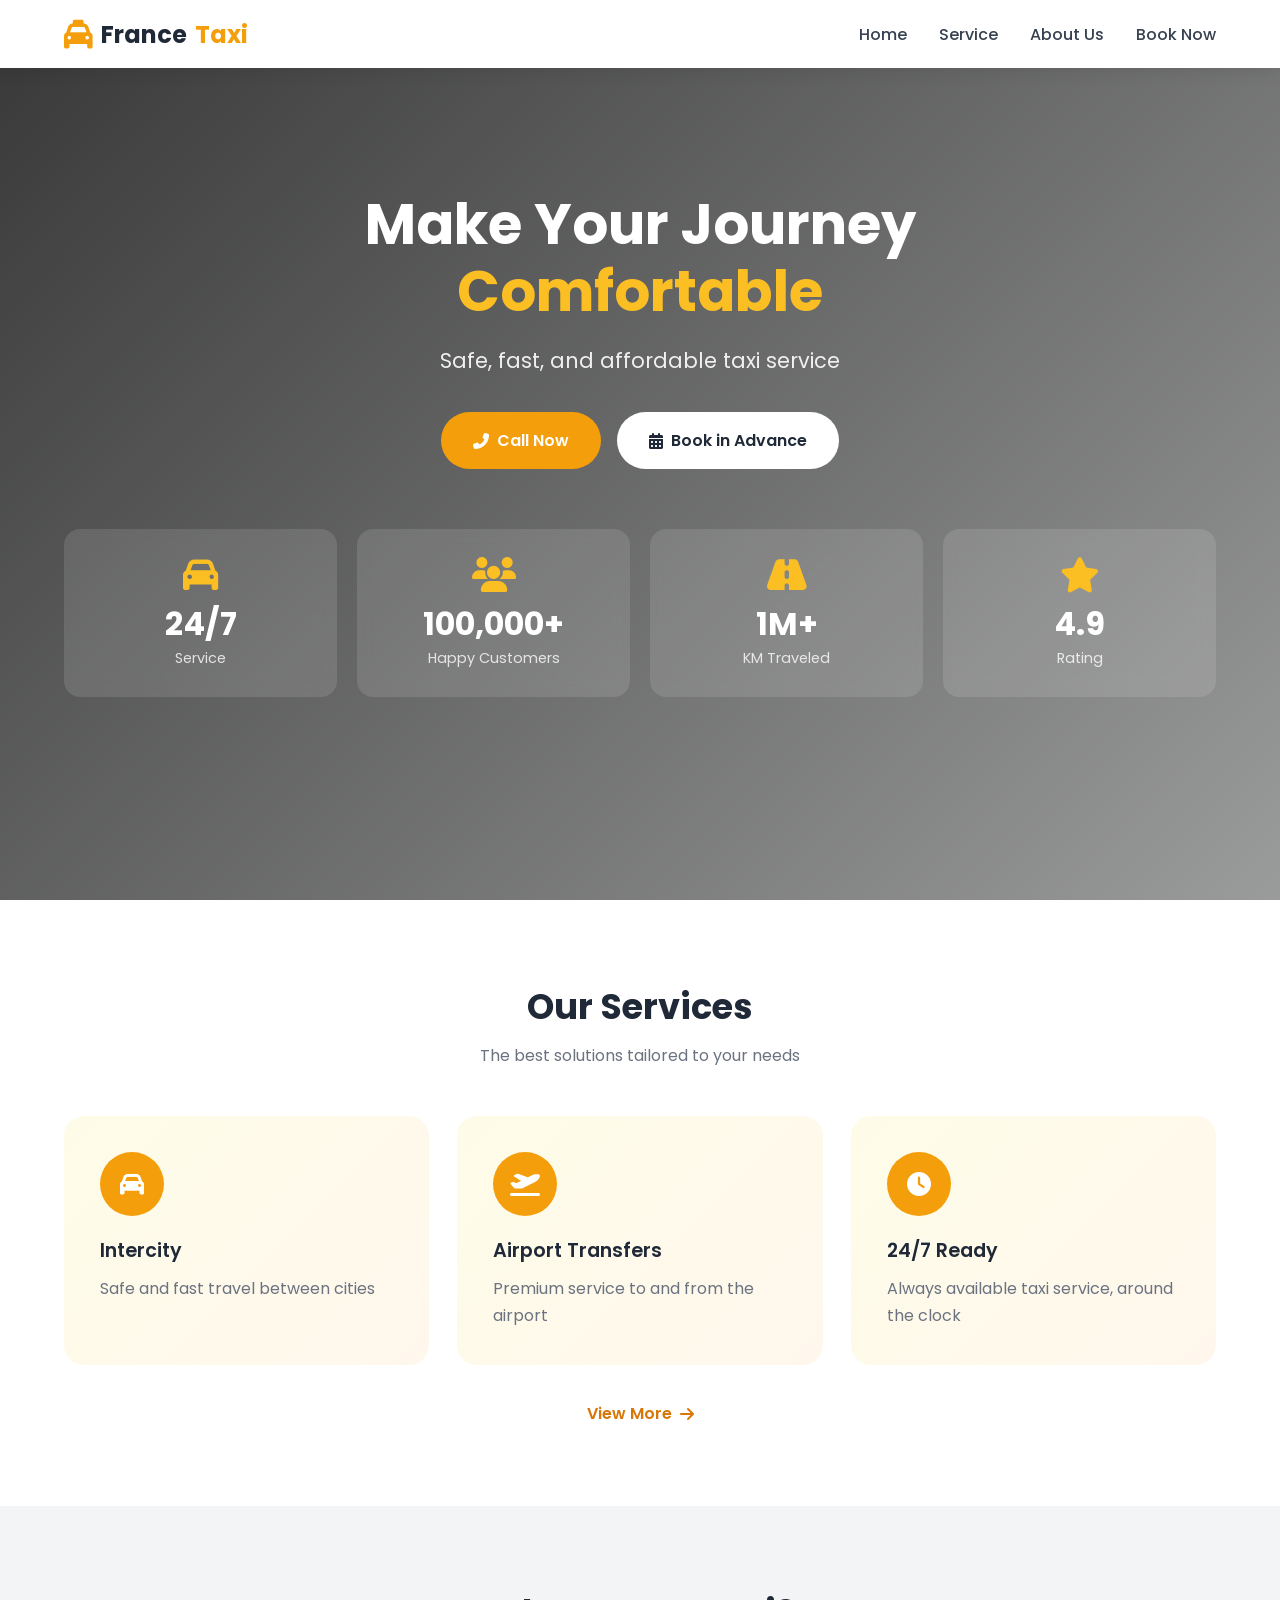
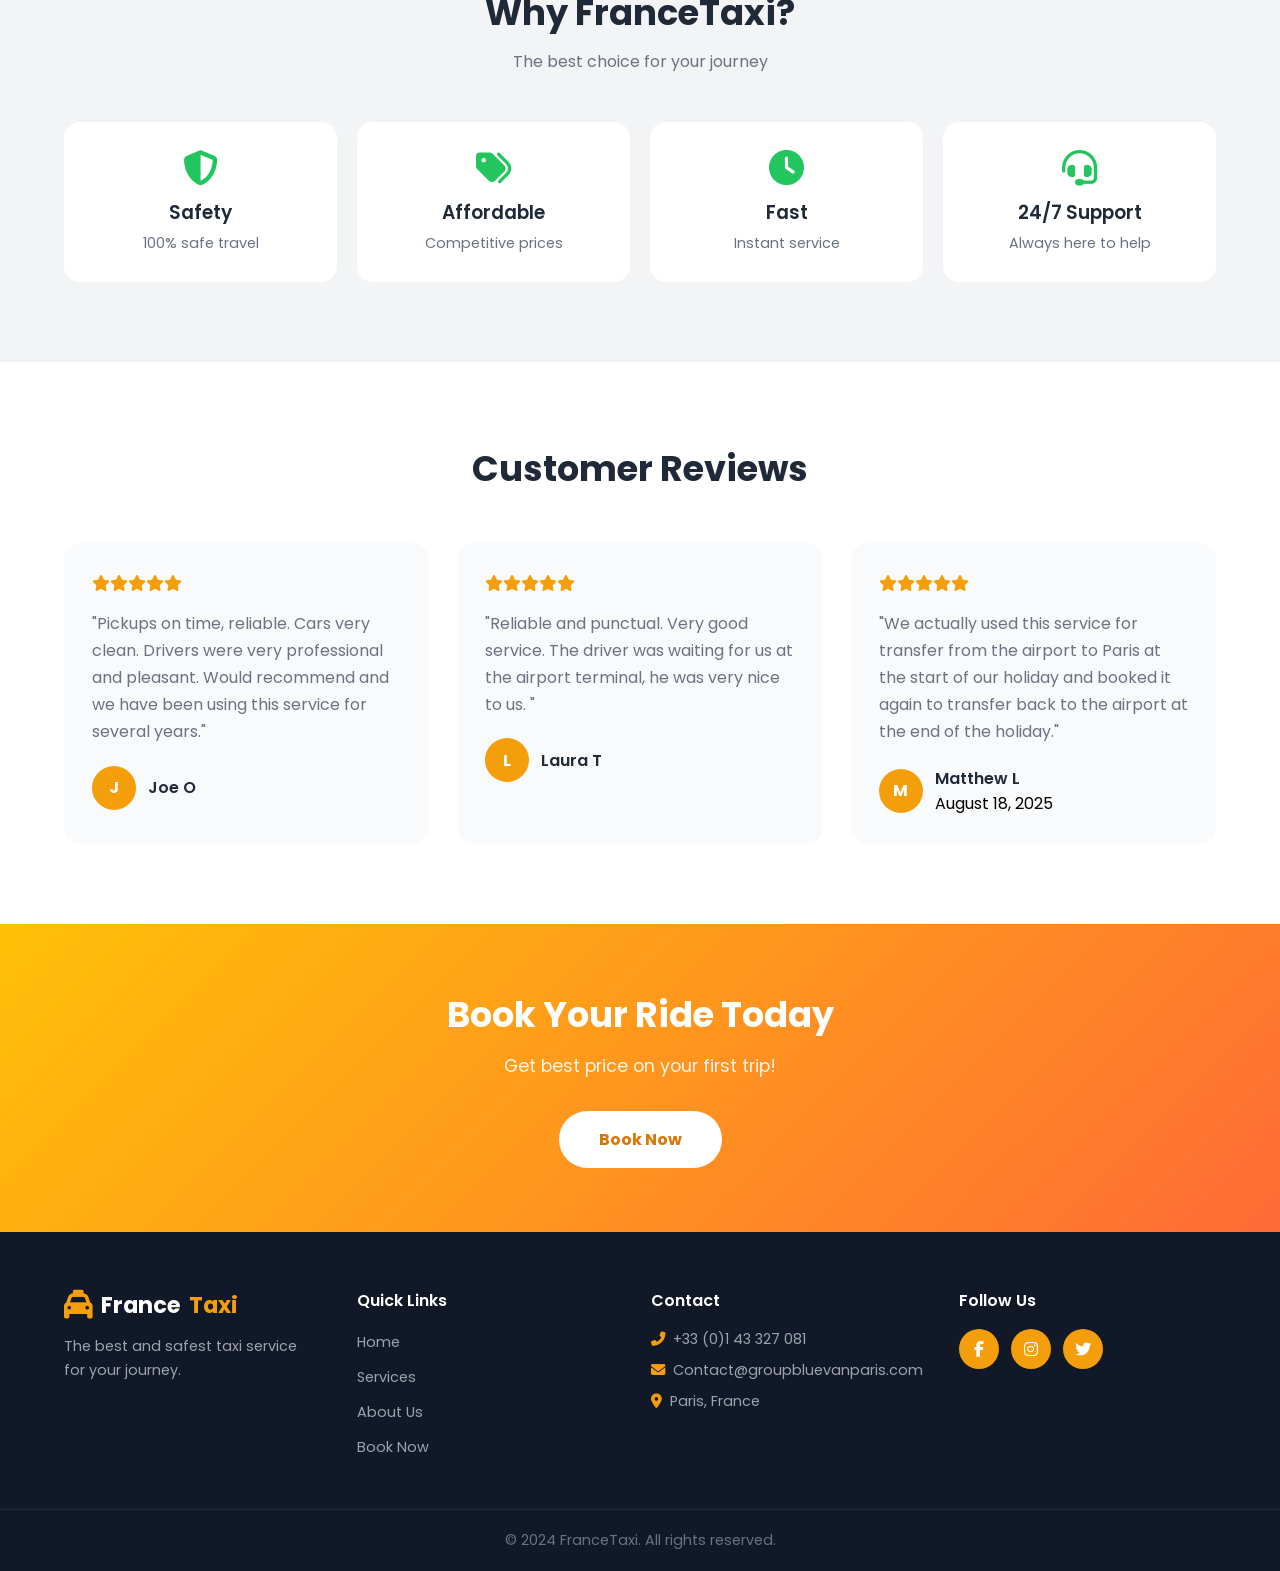
<file: index.html>
<!DOCTYPE html>
<html lang="en">
<head>
  <meta charset="UTF-8">
  <meta name="viewport" content="width=device-width, initial-scale=1.0">
  <title>FranceTaxi - Home</title>
  <link href="https://fonts.googleapis.com/css2?family=Poppins:wght@300;400;500;600;700&display=swap" rel="stylesheet">
  <link rel="stylesheet" href="https://cdnjs.cloudflare.com/ajax/libs/font-awesome/6.4.0/css/all.min.css">
  <link rel="stylesheet" href="style.css">
  <link rel="icon" type="image/png" href="favicon3.png">
  <meta name="google-site-verification" content="YizgQzCDK3tbOKdw3raI_71JNnTyuBD7kHu7_NS_sqY" />
  

<!-- Primary Meta -->
 
<meta name="description" content="Book group VTC transfer Paris, executive airport VTC, luxury airport VTC France, VTC for tourists Paris and instant VTC booking. City to City transfers: Paris to Lyon, Marseille, Nice, Lille, Strasbourg & Bordeaux.">

<meta name="keywords" content="group VTC transfer Paris, VTC for tourists Paris, executive airport VTC Paris, luxury airport VTC France, instant VTC booking Paris, VTC Paris to Lyon, VTC Paris to Marseille, VTC Paris to Nice, VTC Paris to Lille, VTC Paris to Strasbourg, VTC Paris to Bordeaux">

<meta name="robots" content="index, follow">

<!-- Open Graph -->
<meta property="og:title" content="Group & Luxury Airport VTC Paris | Instant City to City Transfers">
<meta property="og:description" content="Executive airport VTC Paris, luxury airport VTC France and instant VTC booking. City to City transfers from Paris to Lyon, Marseille, Nice, Lille, Strasbourg and Bordeaux.">
<meta property="og:type" content="website">
<meta property="og:url" content="https://sageekathavathurai-crypto.github.io/VTC-France-taxi/">
<meta property="og:image" content="https://sageekathavathurai-crypto.github.io/VTC-France-taxi//images/vtc-paris.jpg">

<!-- Twitter Card -->
<meta name="twitter:card" content="summary_large_image">
<meta name="twitter:title" content="Luxury & Group VTC Paris – Instant Booking Available">
<meta name="twitter:description" content="Premium airport VTC Paris and France. Group transfers and city to city rides with instant booking.">
<meta name="twitter:image" content="https://sageekathavathurai-crypto.github.io/VTC-France-taxi//images/vtc-paris.jpg">

</head>
<body>

  <nav class="navbar">
    <div class="container">
      <div class="navbar-brand"><i class="fas fa-taxi"></i>France<span>Taxi</span></div>
      <ul class="nav-links">
        <li><a href="index.html">Home</a></li>
        <li><a href="service.html">Service</a></li>
        <li><a href="about.html">About Us</a></li>
        <li><a href="booking.html">Book Now</a></li>
      </ul>
      <button class="mobile-btn" id="mobileBtn"><i class="fas fa-bars"></i></button>
    </div>
    <div class="mobile-menu" id="mobileMenu">
      <a href="index.html">Home</a>
      <a href="service.html">Service</a>
      <a href="about.html">About Us</a>
      <a href="booking.html">Book Now</a>
    </div>
  </nav>

  <section class="hero">
    <div class="container">
      <div class="hero-content">
        <h1>Make Your Journey<br><span>Comfortable</span></h1>
        <p>Safe, fast, and affordable taxi service</p>
        <div class="hero-buttons">
          <a href="booking.html" class="btn-primary"><i class="fas fa-phone-alt"></i>Call Now</a>
          <a href="https://franceairporttaxi.com/index.html" class="btn-secondary"><i class="fas fa-calendar-alt"></i>Book in Advance</a>
        </div>
        <div class="stats-grid">
          <div class="stat-card"><i class="fas fa-car"></i><div class="num">24/7</div><div class="lbl">Service</div></div>
          <div class="stat-card"><i class="fas fa-users"></i><div class="num">100,000+</div><div class="lbl">Happy Customers</div></div>
          <div class="stat-card"><i class="fas fa-road"></i><div class="num">1M+</div><div class="lbl">KM Traveled</div></div>
          <div class="stat-card"><i class="fas fa-star"></i><div class="num">4.9</div><div class="lbl">Rating</div></div>
        </div>
      </div>
    </div>
  </section>

  <section class="bg-white">
    <div class="container">
      <div class="section-header">
        <h2 class="section-title">Our Services</h2>
        <p class="section-sub">The best solutions tailored to your needs</p>
      </div>
      <div class="cards-grid">
        <div class="service-card"><div class="icon-circle"><i class="fas fa-car"></i></div><h3>Intercity</h3><p>Safe and fast travel between cities</p></div>
        <div class="service-card"><div class="icon-circle"><i class="fas fa-plane-departure"></i></div><h3>Airport Transfers</h3><p>Premium service to and from the airport</p></div>
        <div class="service-card"><div class="icon-circle"><i class="fas fa-clock"></i></div><h3>24/7 Ready</h3><p>Always available taxi service, around the clock</p></div>
      </div>
      <div class="text-center"><a href="service.html" class="link-more">View More <i class="fas fa-arrow-right"></i></a></div>
    </div>
  </section>

  <section class="bg-light">
    <div class="container">
      <div class="section-header">
        <h2 class="section-title">Why FranceTaxi?</h2>
        <p class="section-sub">The best choice for your journey</p>
      </div>
      <div class="why-grid">
        <div class="why-card"><i class="fas fa-shield-alt"></i><h3>Safety</h3><p>100% safe travel</p></div>
        <div class="why-card"><i class="fas fa-tags"></i><h3>Affordable</h3><p>Competitive prices</p></div>
        <div class="why-card"><i class="fas fa-clock"></i><h3>Fast</h3><p>Instant service</p></div>
        <div class="why-card"><i class="fas fa-headset"></i><h3>24/7 Support</h3><p>Always here to help</p></div>
      </div>
    </div>
  </section>

  <section class="bg-white">
    <div class="container">
      <div class="section-header"><h2 class="section-title">Customer Reviews</h2></div>
      <div class="testi-grid">
        <div class="testi-card">
          <div class="stars"><i class="fas fa-star"></i><i class="fas fa-star"></i><i class="fas fa-star"></i><i class="fas fa-star"></i><i class="fas fa-star"></i></div>
          <p>"Pickups on time, reliable. Cars very clean. Drivers were very professional and pleasant. Would recommend and we have been using this service for several years."</p>
          <div class="testi-author"><div class="avatar">J</div><div><div class="author-name">Joe O</div></div></div>
        </div>
        <div class="testi-card">
          <div class="stars"><i class="fas fa-star"></i><i class="fas fa-star"></i><i class="fas fa-star"></i><i class="fas fa-star"></i><i class="fas fa-star"></i></div>
          <p>"Reliable and punctual. Very good service. The driver was waiting for us at the airport terminal, he was very nice to us. "</p>
          <div class="testi-author"><div class="avatar">L</div><div><div class="author-name">Laura T</div></div></div>
        </div>
        <div class="testi-card">
          <div class="stars"><i class="fas fa-star"></i><i class="fas fa-star"></i><i class="fas fa-star"></i><i class="fas fa-star"></i><i class="fas fa-star"></i></div>
          <p>"We actually used this service for transfer from the airport to Paris at the start of our holiday and booked it again to transfer back to the airport at the end of the holiday."</p>
          <div class="testi-author"><div class="avatar">M</div><div><div class="author-name">Matthew L</div><div class="author-date">August 18, 2025</div></div></div>
        </div>
      </div>
    </div>
  </section>

  <div class="cta-section">
    <h2>Book Your Ride Today</h2>
    <p>Get best price on your first trip!</p>
    <a href="https://franceairporttaxi.com/index.html" class="btn-cta">Book Now</a>
  </div>

  <footer>
    <div class="container">
      <div class="footer-grid">
        <div><div class="footer-brand"><i class="fas fa-taxi"></i>France<span>Taxi</span></div><p class="footer-desc">The best and safest taxi service for your journey.</p></div>
        <div class="footer-col"><h4>Quick Links</h4><ul><li><a href="index.html">Home</a></li><li><a href="service.html">Services</a></li><li><a href="about.html">About Us</a></li><li><a href="booking.html">Book Now</a></li></ul></div>
        <div class="footer-col"><h4>Contact</h4><ul class="footer-contact"><li><i class="fas fa-phone-alt"></i>+33 (0)1 43 327 081</li><li><i class="fas fa-envelope"></i>Contact@groupbluevanparis.com</li><li><i class="fas fa-map-marker-alt"></i>Paris, France</li></ul></div>
        <div class="footer-col"><h4>Follow Us</h4><div class="social-links"><a href="#" class="social-link"><i class="fab fa-facebook-f"></i></a><a href="#" class="social-link"><i class="fab fa-instagram"></i></a><a href="#" class="social-link"><i class="fab fa-twitter"></i></a></div></div>
      </div>
    </div>
    <div class="footer-bottom"><p>&copy; 2024 FranceTaxi. All rights reserved.</p></div>
  </footer>

  <script>
    document.getElementById('mobileBtn').addEventListener('click', () => {
      document.getElementById('mobileMenu').classList.toggle('open');
    });
    const obs = new IntersectionObserver(entries => {
      entries.forEach(e => { if(e.isIntersecting) e.target.classList.add('visible'); });
    }, { threshold: 0.1 });
    document.querySelectorAll('.service-card, .why-card').forEach(el => obs.observe(el));
  </script>
</body>
</html>
</file>
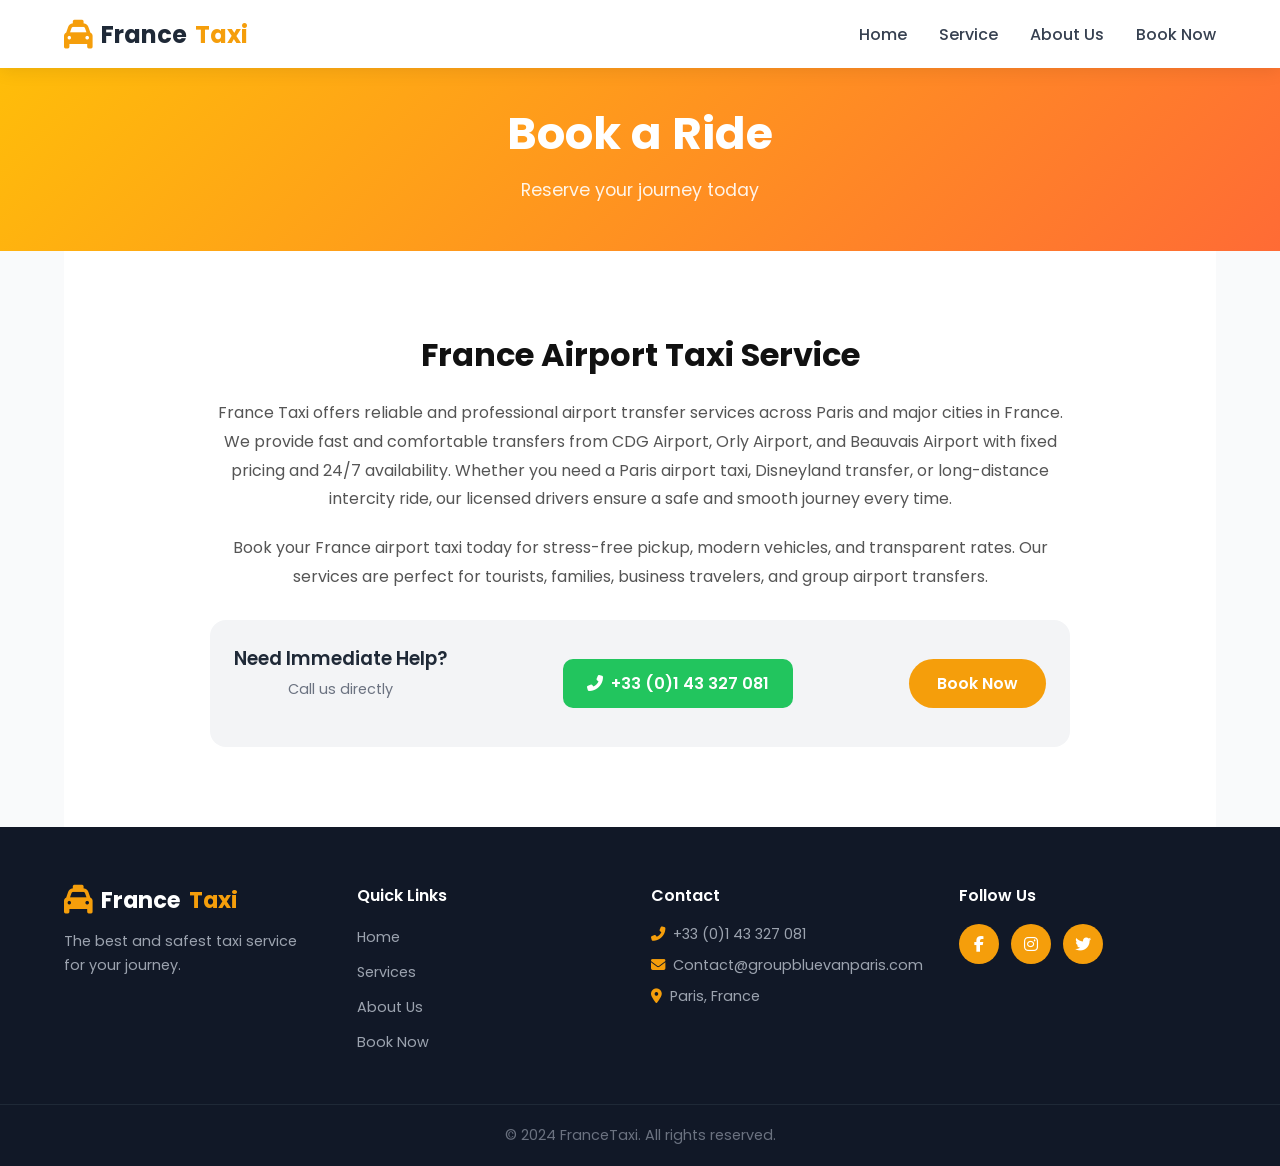
<file: booking.html>
<!DOCTYPE html>
<html lang="en">
<head>
  <meta charset="UTF-8">
  <meta name="viewport" content="width=device-width, initial-scale=1.0">
  <title>FranceTaxi - Services</title>
  <link href="https://fonts.googleapis.com/css2?family=Poppins:wght@300;400;500;600;700&display=swap" rel="stylesheet">
  <link rel="stylesheet" href="https://cdnjs.cloudflare.com/ajax/libs/font-awesome/6.4.0/css/all.min.css">
  <link rel="stylesheet" href="style.css">
  <link rel="icon" type="image/png" href="favicon2.png">

<!-- Primary Meta -->
<meta name="description" content="Book group VTC transfer Paris, executive airport VTC, luxury airport VTC France, VTC for tourists Paris and instant VTC booking. City to City transfers: Paris to Lyon, Marseille, Nice, Lille, Strasbourg & Bordeaux.">

<meta name="keywords" content="group VTC transfer Paris, VTC for tourists Paris, executive airport VTC Paris, luxury airport VTC France, instant VTC booking Paris, VTC Paris to Lyon, VTC Paris to Marseille, VTC Paris to Nice, VTC Paris to Lille, VTC Paris to Strasbourg, VTC Paris to Bordeaux">

<meta name="robots" content="index, follow">

<!-- Open Graph -->
<meta property="og:title" content="Group & Luxury Airport VTC Paris | Instant City to City Transfers">
<meta property="og:description" content="Executive airport VTC Paris, luxury airport VTC France and instant VTC booking. City to City transfers from Paris to Lyon, Marseille, Nice, Lille, Strasbourg and Bordeaux.">
<meta property="og:type" content="website">
<meta property="og:url" content="https://sageekathavathurai-crypto.github.io/VTC-France-taxi/">
<meta property="og:image" content="https://sageekathavathurai-crypto.github.io/VTC-France-taxi//images/vtc-paris.jpg">

<!-- Twitter Card -->
<meta name="twitter:card" content="summary_large_image">
<meta name="twitter:title" content="Luxury & Group VTC Paris – Instant Booking Available">
<meta name="twitter:description" content="Premium airport VTC Paris and France. Group transfers and city to city rides with instant booking.">
<meta name="twitter:image" content="https://sageekathavathurai-crypto.github.io/VTC-France-taxi//images/vtc-paris.jpg">

</head>
<body>

  <nav class="navbar">
    <div class="container">
      <div class="navbar-brand"><i class="fas fa-taxi"></i>France<span>Taxi</span></div>
      <ul class="nav-links">
        <li><a href="index.html">Home</a></li>
        <li><a href="service.html">Service</a></li>
        <li><a href="about.html">About Us</a></li>
        <li><a href="booking.html">Book Now</a></li>
      </ul>
      <button class="mobile-btn" id="mobileBtn"><i class="fas fa-bars"></i></button>
    </div>
    <div class="mobile-menu" id="mobileMenu">
      <a href="index.html">Home</a>
      <a href="service.html">Service</a>
      <a href="about.html">About Us</a>
      <a href="booking.html">Book Now</a>
    </div>
  </nav>


  <div class="page-header">
    <h1>Book a Ride</h1>
    <p>Reserve your journey today</p>
  </div>

  <div class="form-section">
    <div class="container">
      <section class="seo-content">
  <div class="container">
    <h2>France Airport Taxi Service</h2>
    <p>
      France Taxi offers reliable and professional airport transfer services across Paris and major cities in France. 
      We provide fast and comfortable transfers from CDG Airport, Orly Airport, and Beauvais Airport with fixed pricing 
      and 24/7 availability. Whether you need a Paris airport taxi, Disneyland transfer, or long-distance intercity ride, 
      our licensed drivers ensure a safe and smooth journey every time.
    </p>

    <p>
      Book your France airport taxi today for stress-free pickup, modern vehicles, and transparent rates. 
      Our services are perfect for tourists, families, business travelers, and group airport transfers.
    </p>
  </div>
      <div class="quick-contact">
        <div><h3>Need Immediate Help?</h3><p>Call us directly</p></div>
        <a href="tel:+33 (0)1 43 327 081" class="btn-call"><i class="fas fa-phone-alt"></i>+33 (0)1 43 327 081</a>
        <a href="https://franceairporttaxi.com/index.html" class="btn-service">Book Now</a>
      
      </div>
    </div>
  </div>
  </section>

  <footer>
    <div class="container">
      <div class="footer-grid">
        <div><div class="footer-brand"><i class="fas fa-taxi"></i>France<span>Taxi</span></div><p class="footer-desc">The best and safest taxi service for your journey.</p></div>
        <div class="footer-col"><h4>Quick Links</h4><ul><li><a href="index.html">Home</a></li><li><a href="service.html">Services</a></li><li><a href="about.html">About Us</a></li><li><a href="booking.html">Book Now</a></li></ul></div>
        <div class="footer-col"><h4>Contact</h4><ul class="footer-contact"><li><i class="fas fa-phone-alt"></i>+33 (0)1 43 327 081</li><li><i class="fas fa-envelope"></i>Contact@groupbluevanparis.com</li><li><i class="fas fa-map-marker-alt"></i>Paris, France</li></ul></div>
        <div class="footer-col"><h4>Follow Us</h4><div class="social-links"><a href="#" class="social-link"><i class="fab fa-facebook-f"></i></a><a href="#" class="social-link"><i class="fab fa-instagram"></i></a><a href="#" class="social-link"><i class="fab fa-twitter"></i></a></div></div>
      </div>
    </div>
    <div class="footer-bottom"><p>&copy; 2024 FranceTaxi. All rights reserved.</p></div>
  </footer>

   <script>
    document.getElementById('mobileBtn').addEventListener('click', () => {
      document.getElementById('mobileMenu').classList.toggle('open');
    });
    const obs = new IntersectionObserver(entries => {
      entries.forEach(e => { if(e.isIntersecting) e.target.classList.add('visible'); });
    }, { threshold: 0.1 });
    document.querySelectorAll('.service-card, .why-card').forEach(el => obs.observe(el));
  </script>
</body>
</html>
</file>
<file: style.css>
* { margin: 0; padding: 0; box-sizing: border-box; font-family: 'Poppins', sans-serif; }
    body { background: #f9fafb; }
    a { text-decoration: none; color: inherit; }

    /* NAVBAR */
    .navbar {
      background: #fff;
      box-shadow: 0 4px 16px rgba(0,0,0,0.08);
      position: fixed; top: 0; width: 100%; z-index: 1000;
    }
    .navbar .container {
      max-width: 1200px; margin: 0 auto; padding: 0 24px;
      display: flex; justify-content: space-between; align-items: center; height: 68px;
    }
    .navbar-brand {
      display: flex; align-items: center; gap: 8px;
      font-size: 1.5rem; font-weight: 700; color: #1f2937;
    }
    .navbar-brand i { font-size: 1.8rem; color: #F59E0B; animation: drive 2s ease-in-out infinite; }
    .navbar-brand span { color: #F59E0B; }
    .nav-links { display: flex; align-items: center; gap: 32px; list-style: none; }
    .nav-links a {
      font-weight: 500; color: #374151;
      position: relative; padding-bottom: 4px; transition: color 0.3s;
    }
    .nav-links a::after {
      content: ''; position: absolute; bottom: 0; left: 0;
      width: 0; height: 2px; background: #F59E0B; transition: width 0.3s;
    }
    .nav-links a:hover, .nav-links a.active { color: #F59E0B; }
    .nav-links a:hover::after, .nav-links a.active::after { width: 100%; }
    .btn-nav {
      background: #F59E0B; color: #fff !important;
      padding: 10px 24px; border-radius: 999px; font-weight: 600;
      animation: pulse 2s infinite; transition: background 0.3s !important;
    }
    .btn-nav:hover { background: #D97706 !important; }
    .btn-nav::after { display: none !important; }
    .mobile-btn { display: none; background: none; border: none; font-size: 1.5rem; color: #374151; cursor: pointer; }
    .mobile-menu { display: none; background: #fff; border-top: 1px solid #e5e7eb; padding: 16px 24px; }
    .mobile-menu a { display: block; padding: 10px 0; font-weight: 500; color: #374151; border-bottom: 1px solid #f3f4f6; transition: color 0.3s; }
    .mobile-menu a:hover { color: #F59E0B; }
    .mobile-menu.open { display: block; }

    /* HERO */
    .hero {
      min-height: 100vh; display: flex; align-items: center; padding-top: 68px;
      background: linear-gradient(135deg, rgba(0,0,0,0.78) 0%, rgba(0,0,0,0.38) 100%),
                  url('https://images.unsplash.com/photo-1449965408869-eaa3f722e40d?w=1920') center/cover no-repeat;
    }
    .hero .container { max-width: 1200px; margin: 0 auto; padding: 80px 24px; width: 100%; }
    .hero-content { text-align: center; color: #fff; }
    .hero-content h1 { font-size: 3.5rem; font-weight: 700; line-height: 1.2; margin-bottom: 20px; animation: fadeIn 0.6s ease; }
    .hero-content h1 span { color: #FBBF24; }
    .hero-content p { font-size: 1.3rem; opacity: 0.9; margin-bottom: 36px; }
    .hero-buttons { display: flex; gap: 16px; justify-content: center; flex-wrap: wrap; }
    .btn-primary {
      background: #F59E0B; color: #fff; padding: 16px 32px; border-radius: 999px;
      font-size: 1rem; font-weight: 600; display: inline-flex; align-items: center; gap: 8px;
      transition: background 0.3s, transform 0.2s;
    }
    .btn-primary:hover { background: #D97706; transform: scale(1.05); }
    .btn-secondary {
      background: #fff; color: #1f2937; padding: 16px 32px; border-radius: 999px;
      font-size: 1rem; font-weight: 600; display: inline-flex; align-items: center; gap: 8px;
      transition: background 0.3s, transform 0.2s;
    }
    .btn-secondary:hover { background: #f3f4f6; transform: scale(1.05); }

    /* Hero Section Responsive */
@media (max-width: 1024px) {
  .hero-content h1 {
    font-size: 2.8rem; /* smaller on tablets */
  }
  .hero-content p {
    font-size: 1.1rem;
  }
  .hero-buttons {
    gap: 12px;
  }
  .btn-primary, .btn-secondary {
    padding: 14px 28px;
    font-size: 0.95rem;
  }
  .stats-grid {
    display: grid;
    grid-template-columns: repeat(2, 1fr);
    gap: 20px;
    margin-top: 30px;
  }
}

@media (max-width: 640px) {
  .hero {
    padding-top: 48px;
  }
  .hero-content h1 {
    font-size: 2rem;
    line-height: 1.3;
  }
  .hero-content p {
    font-size: 1rem;
    margin-bottom: 24px;
  }
  .hero-buttons {
    flex-direction: column;
    gap: 12px;
  }
  .btn-primary, .btn-secondary {
    width: 100%;
    justify-content: center;
    padding: 12px 24px;
    font-size: 0.9rem;
  }
  .stats-grid {
    grid-template-columns: 1fr; /* single column on small phones */
    gap: 16px;
    margin-top: 20px;
  }
  .stat-card {
    font-size: 0.9rem;
    padding: 16px;
  }
}

/* Hero Section Height Adjustment */
@media (max-width: 1024px) {
  .hero {
    min-height: 60vh; /* slightly shorter for tablets */
    padding-top: 60px;
  }
}

@media (max-width: 640px) {
  .hero {
    min-height: 65vh; /* compact height for mobile */
    padding-top: 40px;
    padding-bottom: 40px;
  }
  .hero-content h1 {
    font-size: 1.8rem;
  }
  .hero-content p {
    font-size: 0.95rem;
    margin-bottom: 20px;
  }
  .hero-buttons {
    gap: 10px;
  }
}

    /* STATS */
    .stats-grid {
      display: grid; grid-template-columns: repeat(4, 1fr);
      gap: 20px; margin-top: 60px;
    }
    .stat-card {
      background: rgba(255,255,255,0.12); backdrop-filter: blur(8px);
      border-radius: 16px; padding: 28px; text-align: center; color: #fff;
    }
    .stat-card i { font-size: 2.2rem; color: #FBBF24; display: block; margin-bottom: 8px; }
    .stat-card .num { font-size: 2rem; font-weight: 700; }
    .stat-card .lbl { opacity: 0.8; font-size: 0.9rem; }

    /* SECTIONS */
    section { padding: 80px 0; }
    .container { max-width: 1200px; margin: 0 auto; padding: 0 24px; }
    .bg-white { background: #fff; }
    .bg-light { background: #f3f4f6; }
    .section-header { text-align: center; margin-bottom: 48px; }
    .section-title { font-size: 2.2rem; font-weight: 700; color: #1f2937; margin-bottom: 10px; }
    .section-sub { color: #6b7280; font-size: 1rem; }

    /* SERVICE CARDS */
    .cards-grid { display: grid; grid-template-columns: repeat(3, 1fr); gap: 28px; }
    .service-card {
      background: linear-gradient(135deg, #fefce8, #fff7ed);
      padding: 36px; border-radius: 20px;
      transition: transform 0.3s, box-shadow 0.3s;
      opacity: 0; transform: translateY(20px);
    }
    .service-card.visible { opacity: 1; transform: translateY(0); transition: opacity 0.6s, transform 0.6s; }
    .service-card:hover { transform: translateY(-10px); box-shadow: 0 20px 40px rgba(0,0,0,0.12); }
    .icon-circle {
      width: 64px; height: 64px; background: #F59E0B; border-radius: 50%;
      display: flex; align-items: center; justify-content: center; margin-bottom: 20px;
    }
    .icon-circle i { font-size: 1.5rem; color: #fff; }
    .service-card h3 { font-size: 1.2rem; font-weight: 600; color: #1f2937; margin-bottom: 10px; }
    .service-card p { color: #6b7280; line-height: 1.7; }
    .link-more {
      display: inline-flex; align-items: center; gap: 8px;
      color: #D97706; font-weight: 600; margin-top: 36px; transition: color 0.3s;
    }
    .link-more:hover { color: #B45309; }
    .text-center { text-align: center; }

    /* WHY GRID */
    .why-grid { display: grid; grid-template-columns: repeat(4, 1fr); gap: 20px; }
    .why-card {
      background: #fff; padding: 28px; border-radius: 16px; text-align: center;
      opacity: 0; transform: translateY(20px);
      transition: transform 0.3s, box-shadow 0.3s;
    }
    .why-card.visible { opacity: 1; transform: translateY(0); transition: opacity 0.6s, transform 0.6s; }
    .why-card:hover { transform: translateY(-10px); box-shadow: 0 20px 40px rgba(0,0,0,0.12); }
    .why-card i { font-size: 2.2rem; color: #22c55e; display: block; margin-bottom: 12px; }
    .why-card h3 { font-weight: 600; color: #1f2937; margin-bottom: 6px; }
    .why-card p { color: #6b7280; font-size: 0.9rem; }

    /* TESTIMONIALS */
    .testi-grid { display: grid; grid-template-columns: repeat(3, 1fr); gap: 28px; }
    .testi-card { background: #f9fafb; padding: 28px; border-radius: 16px; }
    .stars { color: #F59E0B; margin-bottom: 14px; }
    .testi-card p { color: #6b7280; margin-bottom: 20px; line-height: 1.7; }
    .testi-author { display: flex; align-items: center; gap: 12px; }
    .avatar {
      width: 44px; height: 44px; background: #F59E0B; border-radius: 50%;
      display: flex; align-items: center; justify-content: center;
      color: #fff; font-weight: 700; flex-shrink: 0;
    }
    .author-name { font-weight: 600; color: #1f2937; }
    .author-city { font-size: 0.85rem; color: #9ca3af; }

    /* CTA */
    .cta-section {
      background: linear-gradient(135deg, #FFC107, #FF6B35);
      padding: 64px 24px; text-align: center;
    }
    .cta-section h2 { font-size: 2.2rem; font-weight: 700; color: #fff; margin-bottom: 12px; }
    .cta-section p { color: rgba(255,255,255,0.9); font-size: 1.1rem; margin-bottom: 32px; }
    .btn-cta {
      background: #fff; color: #D97706; padding: 16px 40px; border-radius: 999px;
      font-size: 1rem; font-weight: 700; display: inline-block; transition: background 0.3s, transform 0.2s;
    }
    .btn-cta:hover { background: #f3f4f6; transform: scale(1.05); }

    /* FOOTER */
    footer { background: #111827; color: #fff; padding: 56px 0 0; }
    .footer-grid { display: grid; grid-template-columns: repeat(4, 1fr); gap: 36px; margin-bottom: 40px; }
    .footer-brand { display: flex; align-items: center; gap: 8px; font-size: 1.4rem; font-weight: 700; margin-bottom: 12px; }
    .footer-brand i { font-size: 1.8rem; color: #F59E0B; }
    .footer-brand span { color: #F59E0B; }
    .footer-desc { color: #9ca3af; font-size: 0.9rem; line-height: 1.7; }
    .footer-col h4 { font-weight: 600; margin-bottom: 16px; }
    .footer-col ul { list-style: none; }
    .footer-col ul li { margin-bottom: 10px; }
    .footer-col ul li a { color: #9ca3af; font-size: 0.9rem; transition: color 0.3s; }
    .footer-col ul li a:hover { color: #F59E0B; }
    .footer-contact li { display: flex; align-items: center; gap: 8px; color: #9ca3af; font-size: 0.9rem; margin-bottom: 10px; list-style: none; }
    .footer-contact li i { color: #F59E0B; }
    .social-links { display: flex; gap: 12px; }
    .social-link {
      width: 40px; height: 40px; background: #F59E0B; border-radius: 50%;
      display: flex; align-items: center; justify-content: center;
      color: #fff; transition: background 0.3s;
    }
    .social-link:hover { background: #D97706; }
    .footer-bottom { border-top: 1px solid #1f2937; padding: 20px 0; text-align: center; color: #6b7280; font-size: 0.9rem; }

    /* ANIMATIONS */
    @keyframes drive { 0%,100%{transform:translateX(0)} 50%{transform:translateX(8px)} }
    @keyframes pulse { 0%,100%{transform:scale(1)} 50%{transform:scale(1.05)} }
    @keyframes fadeIn { from{opacity:0;transform:translateY(20px)} to{opacity:1;transform:translateY(0)} }

    /* RESPONSIVE */
    @media(max-width:1024px) {
      .stats-grid { grid-template-columns: repeat(2,1fr); }
      .why-grid { grid-template-columns: repeat(2,1fr); }
      .footer-grid { grid-template-columns: repeat(2,1fr); }
    }
    @media(max-width:768px) {
      .nav-links { display: none; }
      .mobile-btn { display: block; }
      .hero-content h1 { font-size: 2.2rem; }
      .cards-grid { grid-template-columns: 1fr; }
      .testi-grid { grid-template-columns: 1fr; }
      .why-grid { grid-template-columns: repeat(2,1fr); }
      .stats-grid { grid-template-columns: repeat(2,1fr); }
      .footer-grid { grid-template-columns: 1fr; }
    }
    @media(max-width:480px) {
      .why-grid { grid-template-columns: 1fr; }
      .hero-buttons { flex-direction: column; align-items: center; }
    }
  
    /*about page specific*/
   
    /* PAGE HEADER */
    .page-header { padding:100px 24px 48px; background:linear-gradient(135deg,#fefce8,#fff7ed); text-align:center; }
    .page-header h1 { font-size:2.8rem; font-weight:700; color:#1f2937; margin-bottom:10px; }
    .page-header p { color:#6b7280; font-size:1.1rem; }

    /* SECTIONS */
    section { padding:80px 0; background:#fff; }
    .container { max-width:1200px; margin:0 auto; padding:0 24px; }

    /* STORY */
    .story-grid { display:grid; grid-template-columns:1fr 1fr; gap:64px; align-items:center; margin-bottom:64px; }
    .story-grid h2 { font-size:2rem; font-weight:700; color:#1f2937; margin-bottom:20px; }
    .story-grid p { color:#6b7280; line-height:1.8; margin-bottom:14px; }
    .img-box { background:linear-gradient(135deg,#fef9c3,#ffedd5); border-radius:20px; padding:28px; }

    /* MISSION VISION */
    .mv-grid { display:grid; grid-template-columns:1fr 1fr; gap:24px; margin-bottom:64px; }
    .mv-card { padding:36px; border-radius:20px; }
    .mv-card.yellow { background:#fefce8; }
    .mv-card.orange { background:#fff7ed; }
    .mv-icon { width:56px; height:56px; border-radius:50%; display:flex; align-items:center; justify-content:center; margin-bottom:16px; }
    .mv-icon.yellow { background:#F59E0B; }
    .mv-icon.orange { background:#f97316; }
    .mv-icon i { font-size:1.5rem; color:#fff; }
    .mv-card h3 { font-size:1.4rem; font-weight:700; color:#1f2937; margin-bottom:12px; }
    .mv-card p { color:#6b7280; line-height:1.7; }

    /* STATS */
    .stats-row { display:grid; grid-template-columns:repeat(4,1fr); gap:20px; margin-bottom:64px; }
    .stat-item { text-align:center; padding:24px; }
    .stat-item .num { font-size:2.5rem; font-weight:700; color:#F59E0B; margin-bottom:4px; }
    .stat-item .lbl { color:#6b7280; }
    .sec-title { font-size:2rem; font-weight:700; color:#1f2937; text-align:center; margin-bottom:40px; }

    /* TEAM */
    /* Section Title */
.sec-title {
  text-align: center;
  font-size: 32px;
  font-weight: 700;
  margin-bottom: 40px;
  color: #222;
}

/* Row Layout */
.why-choose-row {
  display: grid;
  grid-template-columns: repeat(auto-fit, minmax(250px, 1fr));
  gap: 25px;
  max-width: 1200px;
  margin: 0 auto;
  padding: 20px;
}

/* Individual Box */
.why-box {
  background: #ffffff;
  padding: 30px 20px;
  border-radius: 12px;
  text-align: center;
  box-shadow: 0 8px 20px rgba(0, 0, 0, 0.06);
  transition: all 0.3s ease;
}

/* Hover Effect */
.why-box:hover {
  transform: translateY(-8px);
  box-shadow: 0 12px 25px rgba(0, 0, 0, 0.12);
}

/* Icon Style */
.why-box .icon {
  font-size: 40px;
  margin-bottom: 15px;
}

/* Heading */
.why-box h3 {
  font-size: 20px;
  margin-bottom: 15px;
  color: #111;
}

/* Paragraph */
.why-box p {
  font-size: 15px;
  line-height: 1.6;
  color: #555;
}

/* ==========================
   MOBILE RESPONSIVE
========================== */
@media (max-width: 1024px) {
  /* Story & Mission grids stack */
  .story-grid,
  .mv-grid {
    grid-template-columns: 1fr;
    gap: 40px;
  }

  /* Stats row stacks */
  .stats-row {
    grid-template-columns: 1fr 1fr;
    gap: 20px;
  }
}

@media (max-width: 768px) {
  /* Navbar toggle */
  .nav-links {
    display: none;
  }
  
  .mobile-btn {
    display: block;
    background: none;
    border: none;
    font-size: 1.8rem;
    cursor: pointer;
    color: #111;
  }

  .mobile-menu {
    display: none;
    flex-direction: column;
    gap: 0;
    background: #fff;
    position: absolute;
    top: 70px;
    left: 0;
    width: 100%;
    z-index: 999;
    box-shadow: 0 4px 20px rgba(0,0,0,0.1);
  }

  .mobile-menu a {
    padding: 15px 24px;
    border-bottom: 1px solid #eee;
    color: #111;
    text-decoration: none;
  }

  .mobile-menu a:hover {
    background: #f9f9f9;
    color: #F59E0B;
  }

  .mobile-menu.open {
    display: flex;
  }

  /* Stack why-choose boxes */
  .why-choose-row {
    grid-template-columns: 1fr;
    gap: 20px;
    padding: 15px;
  }

  /* Adjust font sizes */
  .page-header h1 {
    font-size: 2rem;
  }

  .page-header p {
    font-size: 1rem;
  }

  .sec-title {
    font-size: 24px;
  }
}

@media (max-width: 480px) {
  .story-grid {
    gap: 30px;
  }

  .mv-card {
    padding: 20px;
  }

  .stat-item {
    padding: 15px;
  }

  .why-box {
    padding: 20px;
    font-size: 14px;
  }
}

/* ==========================
   OUR STORY RESPONSIVE
========================== */
@media (max-width: 1024px) {
  .story-grid {
    grid-template-columns: 1fr;  /* stack text + image */
    gap: 40px;
  }
  .img-box img {
    width: 100%;
    height: auto;
    border-radius: 20px;
  }
}

/* ==========================
   OUR ACHIEVEMENTS RESPONSIVE
========================== */
@media (max-width: 1024px) {
  .stats-row {
    grid-template-columns: repeat(2, 1fr); /* 2 per row on tablets */
    gap: 20px;
  }
}

@media (max-width: 480px) {
  .stats-row {
    grid-template-columns: 1fr; /* stack 1 per row on small phones */
    gap: 15px;
  }
  .stat-item .num {
    font-size: 2rem;
  }
  .stat-item .lbl {
    font-size: 0.9rem;
  }
}

    
    /* service page specific */
     

    /* PAGE HEADER */
    .page-header { padding:100px 24px 48px; background:linear-gradient(135deg,#fefce8,#fff7ed); text-align:center; }
    .page-header h1 { font-size:2.8rem; font-weight:700; color:#1f2937; margin-bottom:10px; }
    .page-header p { color:#6b7280; font-size:1.1rem; }

    /* SECTIONS */
    section { padding:80px 0; }
    .container { max-width:1200px; margin:0 auto; padding:0 24px; }
    .bg-white { background:#fff; }
    .bg-light { background:#f3f4f6; }

    /* SERVICE DETAIL */
    .service-detail { display:grid; grid-template-columns:1fr 1fr; gap:64px; align-items:center; margin-bottom:80px; }
    .service-detail:last-child { margin-bottom:0; }
    .service-detail.reverse .img-box { order:-1; }
    .detail-icon { display:flex; align-items:center; gap:14px; margin-bottom:14px; }
    .icon-box { width:52px; height:52px; background:#F59E0B; border-radius:10px; display:flex; align-items:center; justify-content:center; flex-shrink:0; }
    .icon-box i { font-size:1.3rem; color:#fff; }
    .service-detail h2 { font-size:1.7rem; font-weight:700; color:#1f2937; }
    .service-detail p { color:#6b7280; line-height:1.8; margin-bottom:20px; }
    .features { list-style:none; margin-bottom:28px; }
    .features li { display:flex; align-items:center; gap:10px; color:#6b7280; margin-bottom:10px; }
    .features li i { color:#22c55e; }
    .img-box { background:linear-gradient(135deg,#fef9c3,#ffedd5); border-radius:20px; padding:28px; }
    .btn-service { background:#F59E0B; color:#fff; padding:12px 28px; border-radius:999px; font-weight:600; display:inline-block; transition:background 0.3s; }
    .btn-service:hover { background:#D97706; }

    /* Mobile Responsive */
@media (max-width: 1024px) {
  .service-detail {
    grid-template-columns: 1fr; /* single column on smaller screens */
    gap: 40px;
  }
  .service-detail.reverse .img-box {
    order: 0; /* reset image order on mobile */
  }
  .img-box {
    padding: 20px;
  }
  .service-detail h2 {
    font-size: 1.5rem;
  }
  .service-detail p {
    font-size: 0.95rem;
  }
}

@media (max-width: 640px) {
  .container {
    padding: 0 16px;
  }
  .service-detail {
    gap: 32px;
  }
  .img-box {
    padding: 16px;
  }
  .detail-icon {
    gap: 10px;
  }
  .icon-box {
    width: 44px;
    height: 44px;
  }
  .icon-box i {
    font-size: 1.1rem;
  }
  .service-detail h2 {
    font-size: 1.3rem;
  }
  .service-detail p {
    font-size: 0.9rem;
    line-height: 1.6;
  }
  .features li {
    gap: 8px;
    font-size: 0.85rem;
  }
  .btn-service {
    padding: 10px 24px;
    font-size: 0.9rem;
  }
}

    /* FLEET */
    .fleet-grid { display:grid; grid-template-columns:repeat(4,1fr); gap:20px; }
    .fleet-card {
      background:#fff; padding:24px; border-radius:16px; text-align:center;
      opacity:0; transform:translateY(20px);
      transition:transform 0.3s, box-shadow 0.3s;
    }
    .fleet-card.visible { opacity:1; transform:translateY(0); transition:opacity 0.6s, transform 0.6s; }
    .fleet-card:hover { transform:translateY(-10px); box-shadow:0 20px 40px rgba(0,0,0,0.12); }
    .fleet-icon { font-size:3rem; margin-bottom:12px; }
    .fleet-card h3 { font-weight:600; color:#1f2937; margin-bottom:4px; }
    .fleet-info { font-size:0.85rem; color:#9ca3af; }
    .fleet-price { color:#D97706; font-weight:700; margin-top:8px; }
    .section-header { text-align:center; margin-bottom:48px; }
    .section-title { font-size:2.2rem; font-weight:700; color:#1f2937; margin-bottom:10px; }
    .section-sub { color:#6b7280; font-size:1rem; }


    /* booking page specific */
    
    

    /* PAGE HEADER */
    .page-header { padding:100px 24px 48px; background:linear-gradient(135deg,#FFC107,#FF6B35); text-align:center; }
    .page-header h1 { font-size:2.8rem; font-weight:700; color:#fff; margin-bottom:10px; }
    .page-header p { color:rgba(255,255,255,0.9); font-size:1.1rem; }

    
    .seo-content {
  padding: 80px 20px;
  background: #ffffff;
  text-align: center;
}

.seo-content .container {
  max-width: 900px;
  margin: 0 auto;
}

.seo-content h2 {
  font-size: 32px;
  margin-bottom: 20px;
  color: #111;
  font-weight: 700;
}

.seo-content p {
  font-size: 16px;
  line-height: 1.8;
  color: #555;
  margin-bottom: 20px;
}

/* Mobile */
@media (max-width: 768px) {
  .seo-content {
    padding: 60px 15px;
  }

  .seo-content h2 {
    font-size: 26px;
  }

  .seo-content p {
    font-size: 15px;
  }
}

    /* QUICK CONTACT */
    .quick-contact {
      background:#f3f4f6; border-radius:16px; padding:24px;
      display:flex; align-items:center; justify-content:space-between; flex-wrap:wrap; gap:16px;
      max-width:860px; margin:28px auto 0;
    }
    .quick-contact h3 { font-weight:600; color:#1f2937; margin-bottom:4px; }
    .quick-contact p { color:#6b7280; font-size:0.9rem; }
    .btn-call {
      background:#22c55e; color:#fff; padding:12px 24px; border-radius:10px;
      font-weight:600; display:inline-flex; align-items:center; gap:8px; transition:background 0.3s;
    }
    .btn-call:hover { background:#16a34a; }


    /* GRID */
.fleet-grid {
    display: grid;
    grid-template-columns: repeat(3, 1fr);
    gap: 30px;
}

/* CARD */
.fleet-card {
    background: #ffffff;
    padding: 35px 25px;
    border-radius: 16px;
    text-align: center;
    transition: 0.3s ease;
    border: 1px solid #eee;
    box-shadow: 0 5px 15px rgba(0, 0, 0, 0.05);
}

.fleet-card:hover {
    transform: translateY(-8px);
    box-shadow: 0 15px 35px rgba(0, 0, 0, 0.1);
}

/* ICON */
.fleet-icon {
    font-size: 40px;
    margin-bottom: 20px;
}

/* TITLE */
.fleet-card h3 {
    font-size: 20px;
    margin-bottom: 12px;
    color: #000;
}

/* INFO TEXT */
.fleet-info {
    font-size: 14px;
    color: #777;
}

/* RESPONSIVE */
@media (max-width: 992px) {
    .fleet-grid {
        grid-template-columns: repeat(2, 1fr);
    }
}

@media (max-width: 600px) {
    .fleet-grid {
        grid-template-columns: 1fr;
    }

    .section-title {
        font-size: 28px;
    }
}
</file>
